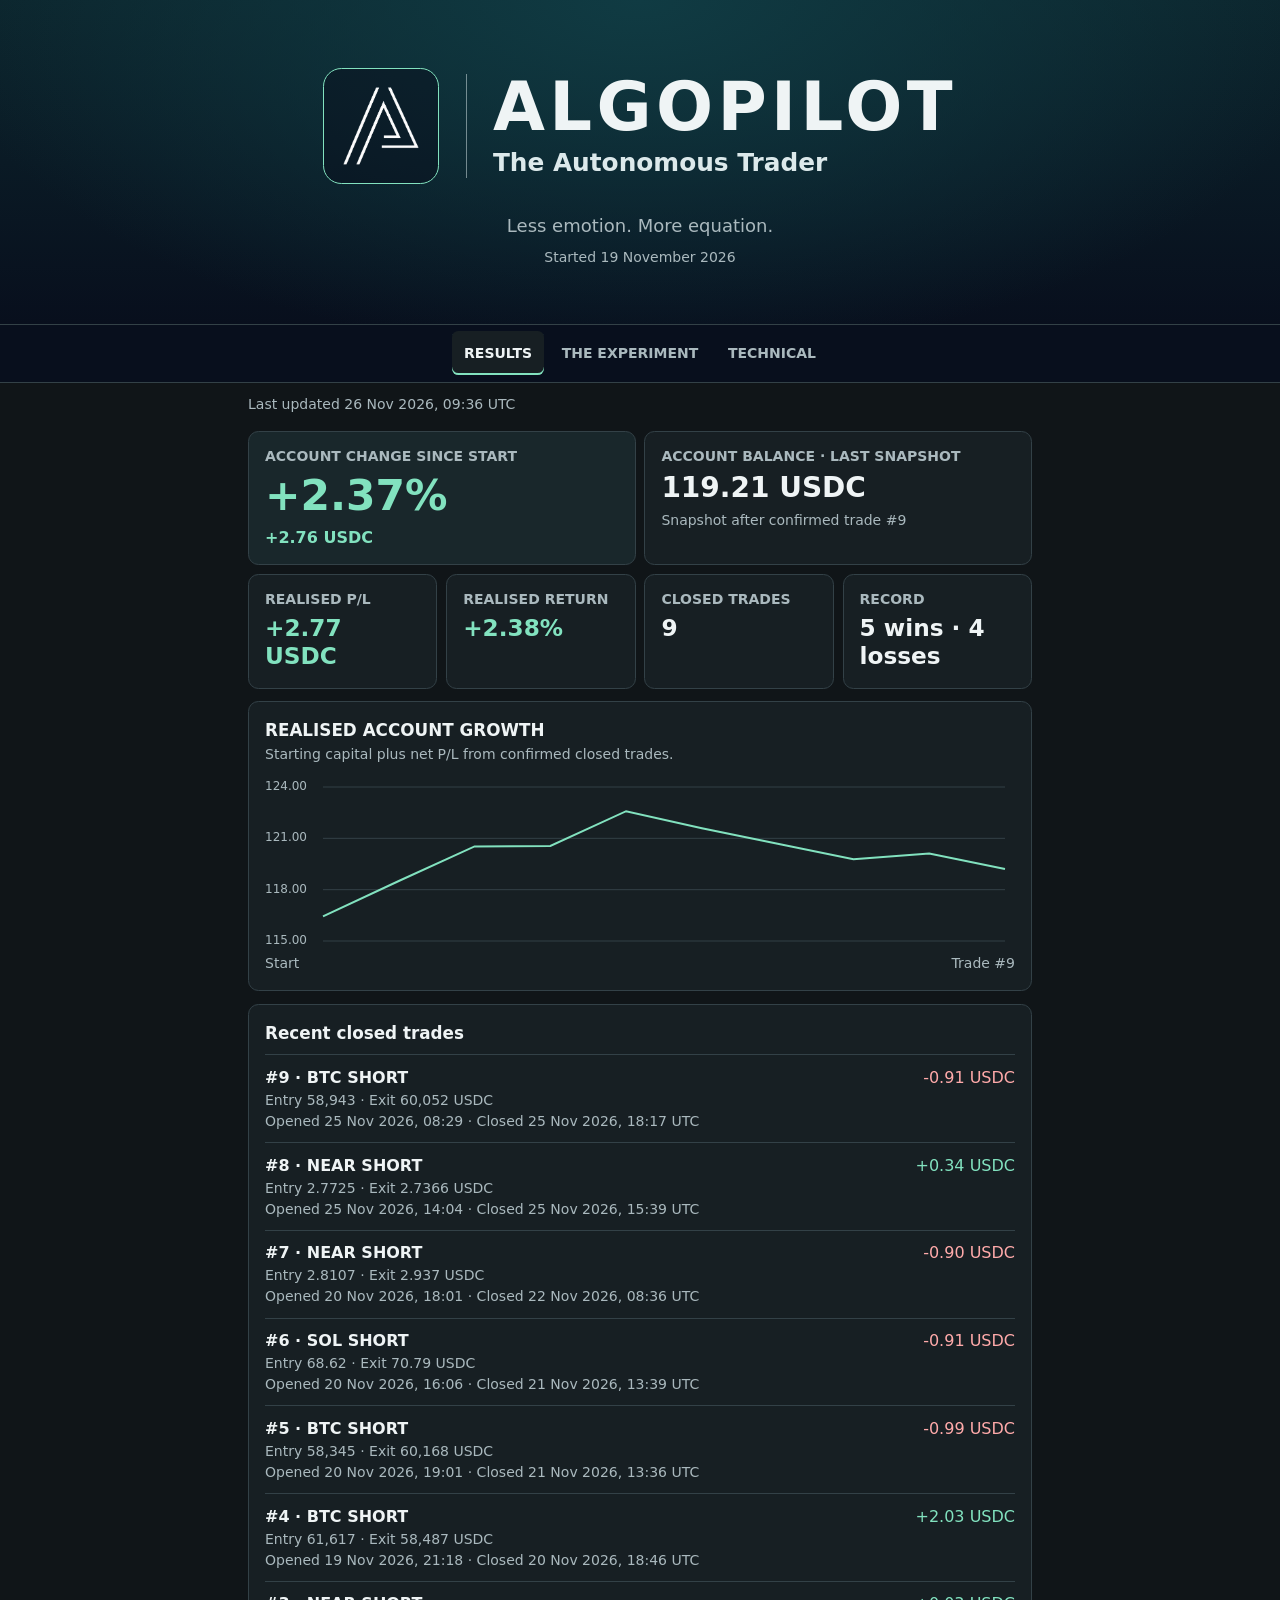
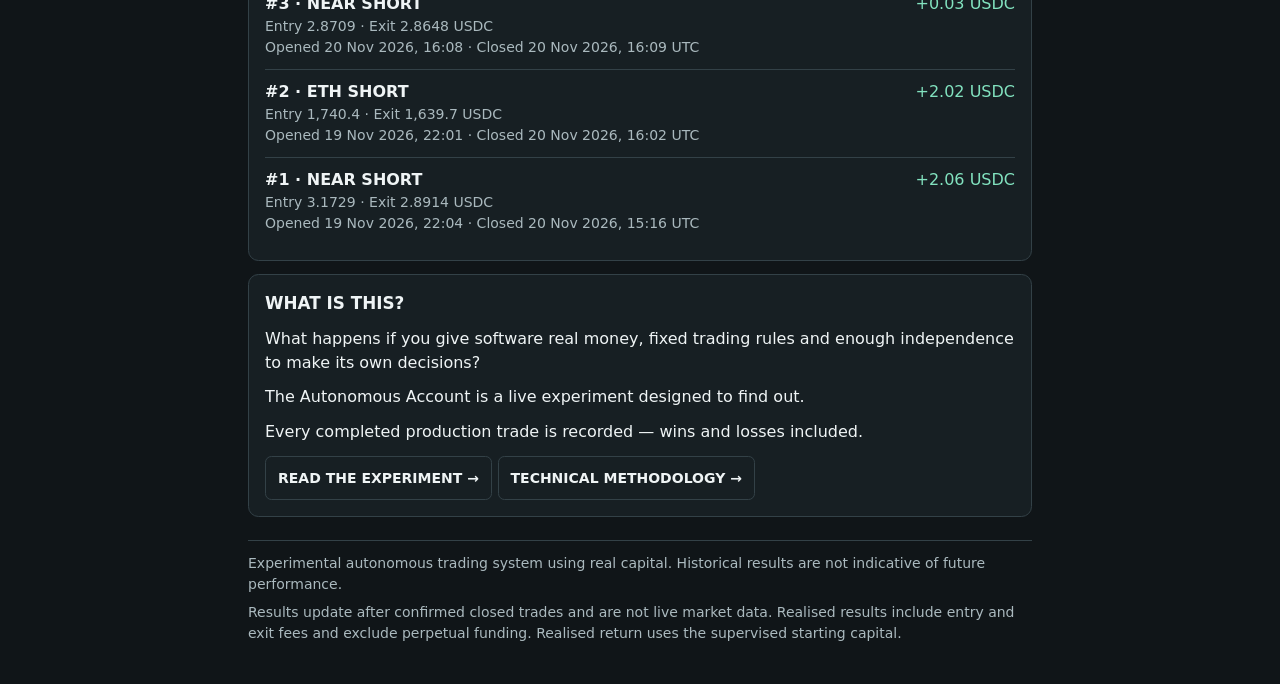
<file: index.html>
<!doctype html>
<html lang="en">
<head>
    <meta charset="utf-8">
    <meta name="viewport" content="width=device-width, initial-scale=1">
    <meta name="color-scheme" content="dark">
    <meta http-equiv="Content-Security-Policy" content="default-src 'none'; script-src 'self'; style-src 'self'; img-src 'self'; connect-src 'self'; base-uri 'none'; form-action 'none'">
    <title>AlgoPilot · The Autonomous Trader</title>
    <link rel="stylesheet" href="style.css">
    <script defer src="results.js"></script>
</head>
<body>
<header class="home-hero">
    <div class="hero-brand">
        <div class="hero-badge">
            <img src="assets/algopilot-mark.png" width="446" height="463" alt="">
        </div>
        <div class="hero-title">
            <h1>ALGOPILOT</h1>
            <p class="hero-subtitle">The Autonomous Trader</p>
        </div>
    </div>
    <p class="hero-tagline">Less emotion. More equation.</p>
    <p class="started">Started <time datetime="2026-11-19">19 November 2026</time></p>
</header>
<nav class="site-nav home-nav" aria-label="Main navigation">
    <a href="index.html" aria-current="page">Results</a>
    <a href="experiment.html">The experiment</a>
    <a href="technical.html">Technical</a>
</nav>
<main class="home-results">
    <p id="update" class="update" role="status">Loading published results…</p>

    <section class="metrics" aria-label="Performance">
        <div class="metric primary headline"><h2>ACCOUNT CHANGE SINCE START</h2><strong id="change-pct">—</strong><span id="change">—</span></div>
        <div class="metric primary"><h2>ACCOUNT BALANCE · LAST SNAPSHOT</h2><strong id="balance">—</strong><small id="balance-note">Published snapshot</small></div>
        <div class="metric"><h2>Realised P/L</h2><strong id="realised">—</strong></div>
        <div class="metric"><h2>Realised return</h2><strong id="return">—</strong></div>
        <div class="metric"><h2>Closed trades</h2><strong id="count">—</strong></div>
        <div class="metric"><h2>Record</h2><strong id="outcomes">—</strong></div>
    </section>

    <section class="panel" aria-labelledby="curve-title">
        <h2 id="curve-title">REALISED ACCOUNT GROWTH</h2>
        <p class="secondary">Starting capital plus net P/L from confirmed closed trades.</p>
        <canvas id="curve" role="img" aria-label="Realised equity by closed trade"></canvas>
        <p class="chart-axis"><span>Start</span><span id="chart-end">Closed trades</span></p>
    </section>

    <section class="panel" aria-labelledby="trades-title">
        <h2 id="trades-title">Recent closed trades</h2>
        <ul id="trades" class="trades"></ul>
    </section>

    <section class="panel overview" aria-labelledby="overview-title">
        <h2 id="overview-title">WHAT IS THIS?</h2>
        <p>What happens if you give software real money, fixed trading rules and enough independence to make its own decisions?</p>
        <p>The Autonomous Account is a live experiment designed to find out.</p>
        <p>Every completed production trade is recorded — wins and losses included.</p>
        <div class="overview-links">
            <a href="experiment.html">Read the experiment <span aria-hidden="true">→</span></a>
            <a href="technical.html">Technical methodology <span aria-hidden="true">→</span></a>
        </div>
    </section>

    <footer>
        <p>Experimental autonomous trading system using real capital. Historical results are not indicative of future performance.</p>
        <p>Results update after confirmed closed trades and are not live market data. Realised results include entry and exit fees and exclude perpetual funding. Realised return uses the supervised starting capital.</p>
    </footer>
</main>
</body>
</html>
</file>
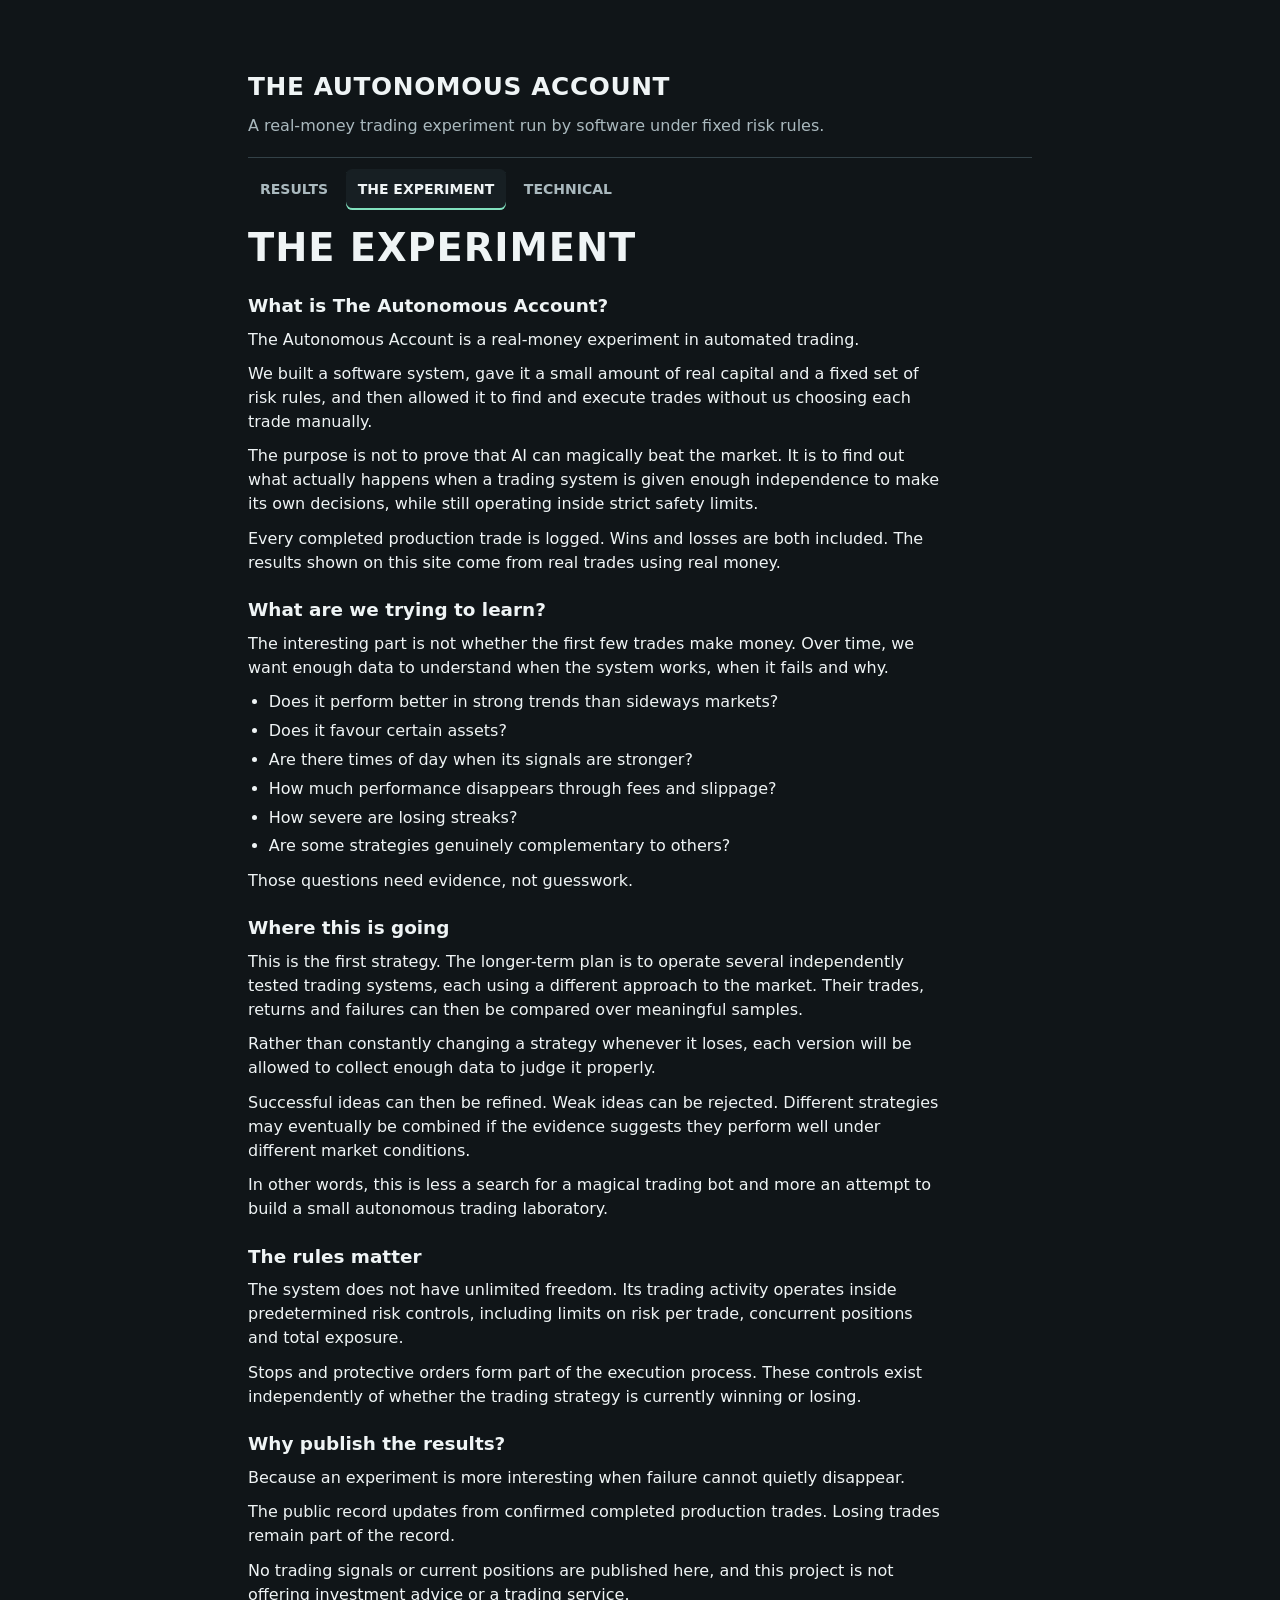
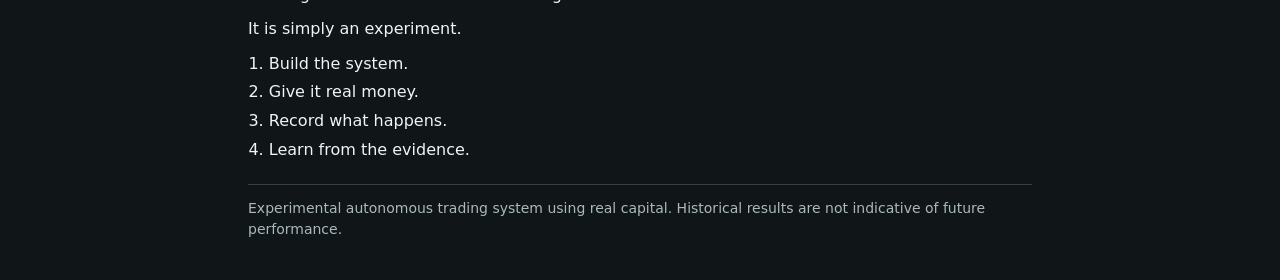
<file: experiment.html>
<!doctype html>
<html lang="en">
<head>
    <meta charset="utf-8">
    <meta name="viewport" content="width=device-width, initial-scale=1">
    <meta name="color-scheme" content="dark">
    <meta http-equiv="Content-Security-Policy" content="default-src 'none'; style-src 'self'; base-uri 'none'; form-action 'none'">
    <title>The Experiment · The Autonomous Account</title>
    <link rel="stylesheet" href="style.css">
</head>
<body>
<main>
    <header>
        <p class="site-title">THE AUTONOMOUS ACCOUNT</p>
        <p>A real-money trading experiment run by software under fixed risk rules.</p>
    </header>
    <nav class="site-nav" aria-label="Main navigation">
        <a href="index.html">Results</a>
        <a href="experiment.html" aria-current="page">The experiment</a>
        <a href="technical.html">Technical</a>
    </nav>

    <article class="reading">
        <h1>THE EXPERIMENT</h1>
        <section>
            <h2>What is The Autonomous Account?</h2>
            <p>The Autonomous Account is a real-money experiment in automated trading.</p>
            <p>We built a software system, gave it a small amount of real capital and a fixed set of risk rules, and then allowed it to find and execute trades without us choosing each trade manually.</p>
            <p>The purpose is not to prove that AI can magically beat the market. It is to find out what actually happens when a trading system is given enough independence to make its own decisions, while still operating inside strict safety limits.</p>
            <p>Every completed production trade is logged. Wins and losses are both included. The results shown on this site come from real trades using real money.</p>
        </section>

        <section>
            <h2>What are we trying to learn?</h2>
            <p>The interesting part is not whether the first few trades make money. Over time, we want enough data to understand when the system works, when it fails and why.</p>
            <ul>
                <li>Does it perform better in strong trends than sideways markets?</li>
                <li>Does it favour certain assets?</li>
                <li>Are there times of day when its signals are stronger?</li>
                <li>How much performance disappears through fees and slippage?</li>
                <li>How severe are losing streaks?</li>
                <li>Are some strategies genuinely complementary to others?</li>
            </ul>
            <p>Those questions need evidence, not guesswork.</p>
        </section>

        <section>
            <h2>Where this is going</h2>
            <p>This is the first strategy. The longer-term plan is to operate several independently tested trading systems, each using a different approach to the market. Their trades, returns and failures can then be compared over meaningful samples.</p>
            <p>Rather than constantly changing a strategy whenever it loses, each version will be allowed to collect enough data to judge it properly.</p>
            <p>Successful ideas can then be refined. Weak ideas can be rejected. Different strategies may eventually be combined if the evidence suggests they perform well under different market conditions.</p>
            <p>In other words, this is less a search for a magical trading bot and more an attempt to build a small autonomous trading laboratory.</p>
        </section>

        <section>
            <h2>The rules matter</h2>
            <p>The system does not have unlimited freedom. Its trading activity operates inside predetermined risk controls, including limits on risk per trade, concurrent positions and total exposure.</p>
            <p>Stops and protective orders form part of the execution process. These controls exist independently of whether the trading strategy is currently winning or losing.</p>
        </section>

        <section>
            <h2>Why publish the results?</h2>
            <p>Because an experiment is more interesting when failure cannot quietly disappear.</p>
            <p>The public record updates from confirmed completed production trades. Losing trades remain part of the record.</p>
            <p>No trading signals or current positions are published here, and this project is not offering investment advice or a trading service.</p>
            <p>It is simply an experiment.</p>
            <ol>
                <li>Build the system.</li>
                <li>Give it real money.</li>
                <li>Record what happens.</li>
                <li>Learn from the evidence.</li>
            </ol>
        </section>
    </article>

    <footer><p>Experimental autonomous trading system using real capital. Historical results are not indicative of future performance.</p></footer>
</main>
</body>
</html>
</file>
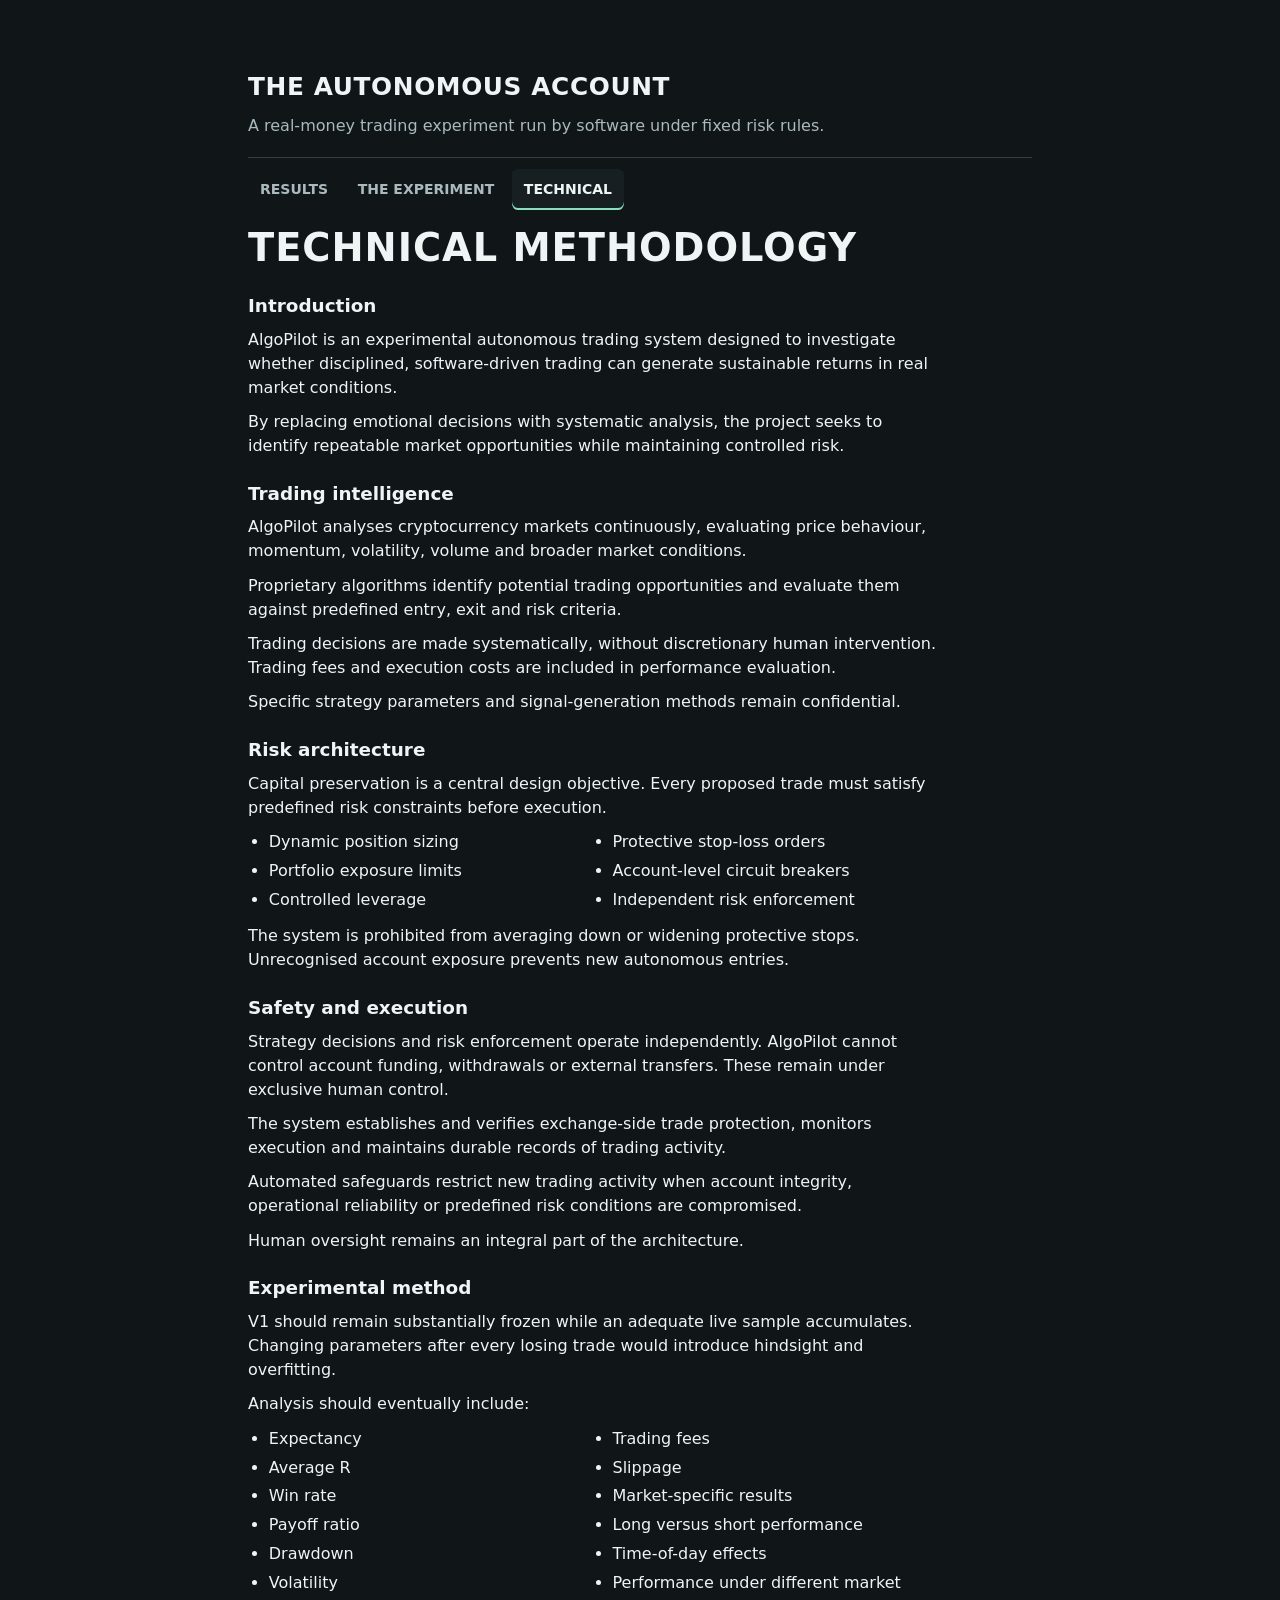
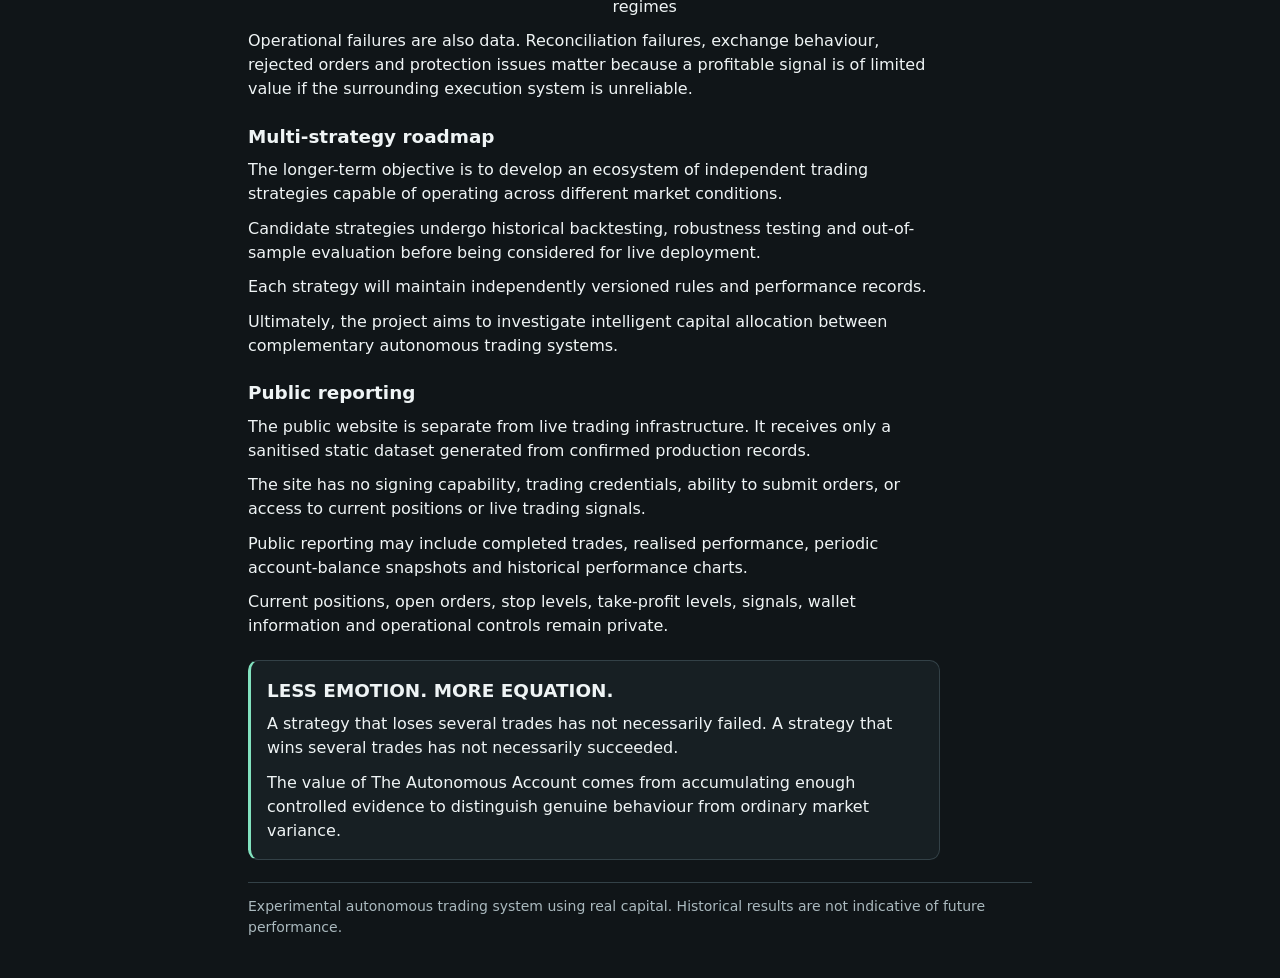
<file: technical.html>
<!doctype html>
<html lang="en">
<head>
    <meta charset="utf-8">
    <meta name="viewport" content="width=device-width, initial-scale=1">
    <meta name="color-scheme" content="dark">
    <meta http-equiv="Content-Security-Policy" content="default-src 'none'; style-src 'self'; base-uri 'none'; form-action 'none'">
    <title>Technical Methodology · The Autonomous Account</title>
    <link rel="stylesheet" href="style.css">
</head>
<body>
<main>
    <header>
        <p class="site-title">THE AUTONOMOUS ACCOUNT</p>
        <p>A real-money trading experiment run by software under fixed risk rules.</p>
    </header>
    <nav class="site-nav" aria-label="Main navigation">
        <a href="index.html">Results</a>
        <a href="experiment.html">The experiment</a>
        <a href="technical.html" aria-current="page">Technical</a>
    </nav>

    <article class="reading">
        <h1>TECHNICAL METHODOLOGY</h1>
        <section>
            <h2>Introduction</h2>
        <p>AlgoPilot is an experimental autonomous trading system designed to investigate whether disciplined, software-driven trading can generate sustainable returns in real market conditions.</p>
        <p>By replacing emotional decisions with systematic analysis, the project seeks to identify repeatable market opportunities while maintaining controlled risk.</p>

        </section>

        <section>
            <h2>Trading intelligence</h2>
        <p>AlgoPilot analyses cryptocurrency markets continuously, evaluating price behaviour, momentum, volatility, volume and broader market conditions.</p>
        <p>Proprietary algorithms identify potential trading opportunities and evaluate them against predefined entry, exit and risk criteria.</p>
        <p>Trading decisions are made systematically, without discretionary human intervention. Trading fees and execution costs are included in performance evaluation.</p>
        <p>Specific strategy parameters and signal-generation methods remain confidential.</p>

        </section>

        <section>
            <h2>Risk architecture</h2>
        <p>Capital preservation is a central design objective. Every proposed trade must satisfy predefined risk constraints before execution.</p>
        <ul class="research-list">
            <li>Dynamic position sizing</li>
            <li>Portfolio exposure limits</li>
            <li>Controlled leverage</li>
            <li>Protective stop-loss orders</li>
            <li>Account-level circuit breakers</li>
            <li>Independent risk enforcement</li>
        </ul>
        <p>The system is prohibited from averaging down or widening protective stops. Unrecognised account exposure prevents new autonomous entries.</p>

        </section>

        <section>
            <h2>Safety and execution</h2>
        <p>Strategy decisions and risk enforcement operate independently. AlgoPilot cannot control account funding, withdrawals or external transfers. These remain under exclusive human control.</p>
        <p>The system establishes and verifies exchange-side trade protection, monitors execution and maintains durable records of trading activity.</p>
        <p>Automated safeguards restrict new trading activity when account integrity, operational reliability or predefined risk conditions are compromised.</p>
        <p>Human oversight remains an integral part of the architecture.</p>

        </section>

        <section>
            <h2>Experimental method</h2>
            <p>V1 should remain substantially frozen while an adequate live sample accumulates. Changing parameters after every losing trade would introduce hindsight and overfitting.</p>
            <p>Analysis should eventually include:</p>
            <ul class="research-list">
                <li>Expectancy</li><li>Average R</li><li>Win rate</li><li>Payoff ratio</li>
                <li>Drawdown</li><li>Volatility</li><li>Trading fees</li><li>Slippage</li>
                <li>Market-specific results</li><li>Long versus short performance</li>
                <li>Time-of-day effects</li><li>Performance under different market regimes</li>
            </ul>
            <p>Operational failures are also data. Reconciliation failures, exchange behaviour, rejected orders and protection issues matter because a profitable signal is of limited value if the surrounding execution system is unreliable.</p>
        </section>

        <section>
            <h2>Multi-strategy roadmap</h2>
        <p>The longer-term objective is to develop an ecosystem of independent trading strategies capable of operating across different market conditions.</p>
        <p>Candidate strategies undergo historical backtesting, robustness testing and out-of-sample evaluation before being considered for live deployment.</p>
        <p>Each strategy will maintain independently versioned rules and performance records.</p>
        <p>Ultimately, the project aims to investigate intelligent capital allocation between complementary autonomous trading systems.</p>

        </section>

        <section>
            <h2>Public reporting</h2>
            <p>The public website is separate from live trading infrastructure. It receives only a sanitised static dataset generated from confirmed production records.</p>
            <p>The site has no signing capability, trading credentials, ability to submit orders, or access to current positions or live trading signals.</p>
            <p>Public reporting may include completed trades, realised performance, periodic account-balance snapshots and historical performance charts.</p>
            <p>Current positions, open orders, stop levels, take-profit levels, signals, wallet information and operational controls remain private.</p>
        </section>

        <section class="panel principle" aria-labelledby="principle-title">
            <h2 id="principle-title">LESS EMOTION. MORE EQUATION.</h2>
            <p>A strategy that loses several trades has not necessarily failed. A strategy that wins several trades has not necessarily succeeded.</p>
            <p>The value of The Autonomous Account comes from accumulating enough controlled evidence to distinguish genuine behaviour from ordinary market variance.</p>
        </section>
    </article>

    <footer><p>Experimental autonomous trading system using real capital. Historical results are not indicative of future performance.</p></footer>
</main>
</body>
</html>
</file>
<file: style.css>
:root {
    color-scheme: dark;
    font: 16px/1.5 system-ui, sans-serif;
    background: #101518;
    color: #eff4f5;
    --panel: #171f23;
    --line: #334147;
    --muted: #aab9be;
    --positive: #82e2bf;
    --negative: #ffaaaa;
}
* { box-sizing: border-box; }
body { margin: 0; }
main { max-width: 54rem; margin: auto; padding: clamp(1rem, 4vw, 2.5rem); }
header { border-bottom: 1px solid var(--line); padding: 1.2rem 0; }
h1, h2, p { margin: 0; }
h1 { font-size: clamp(1.45rem, 5vw, 2.4rem); line-height: 1.15; letter-spacing: .025em; }
header p { margin-top: .55rem; color: var(--muted); }
header .started { font-size: .875rem; }
.update, .secondary, small, .chart-axis, footer { color: var(--muted); font-size: .875rem; }
.update { margin: .7rem 0 1rem; }
.metrics { display: grid; grid-template-columns: repeat(2, minmax(0, 1fr)); gap: .55rem; }
.metric, .panel { background: var(--panel); border: 1px solid var(--line); border-radius: .65rem; }
.metric { padding: .7rem .8rem; }
.metric h2 { font-size: .875rem; font-weight: 600; color: var(--muted); text-transform: uppercase; }
.metric strong { display: block; font-size: clamp(1.05rem, 4.2vw, 1.45rem); line-height: 1.2; margin: .23rem 0; }
.primary { grid-column: 1 / -1; }
.primary strong { font-size: clamp(1.35rem, 5vw, 1.75rem); }
.headline { background: #19272b; }
.headline strong { font-size: clamp(1.9rem, 7vw, 2.65rem); }
.headline span { font-weight: 600; font-variant-numeric: tabular-nums; }
.positive { color: var(--positive); }
.negative { color: var(--negative); }
.panel { margin-top: .8rem; padding: 1rem; }
.panel h2 { font-size: 1.05rem; }
canvas { display: block; width: 100%; height: 11rem; margin-top: .8rem; }
.chart-axis, .trade-title { display: flex; justify-content: space-between; gap: .5rem; }
.trades { list-style: none; margin: .5rem 0 0; padding: 0; }
.trades li { border-top: 1px solid var(--line); padding: .65rem 0; }
.trades small { display: block; }
.trade-title, .metric strong { font-variant-numeric: tabular-nums; }
footer { border-top: 1px solid var(--line); margin-top: 1.4rem; padding-top: .8rem; }
footer p + p { margin-top: .45rem; }
@media (min-width: 40rem) {
    .metrics { grid-template-columns: repeat(4, minmax(0, 1fr)); }
    .primary { grid-column: span 2; }
    .metric { padding: .9rem 1rem; }
}

.site-title { color: inherit; font-size: clamp(1.15rem, 4vw, 1.55rem); font-weight: 700; letter-spacing: .025em; }
.site-nav, .overview-links { display: flex; flex-wrap: wrap; gap: .35rem; }
.site-nav { margin: .65rem 0 1rem; }
.site-nav a, .overview-links a {
    border-radius: .4rem;
    color: var(--muted);
    font-size: .875rem;
    font-weight: 650;
    padding: .65rem .75rem;
    text-decoration: none;
    text-transform: uppercase;
}
.site-nav a[aria-current="page"], .site-nav a:hover, .overview-links a:hover {
    background: var(--panel);
    color: inherit;
}
.site-nav a[aria-current="page"] { box-shadow: inset 0 -2px var(--positive); }

.home-hero {
    display: grid;
    justify-items: center;
    text-align: center;
    padding: clamp(2rem, 5.5vw, 4.25rem) 1rem clamp(1.75rem, 4.5vw, 3.5rem);
    background: radial-gradient(ellipse at 50% 0%, #103b43, transparent 78%),
        linear-gradient(180deg, #0c252d, #080f1d);
}
.hero-brand {
    display: flex;
    align-items: center;
    justify-content: center;
    gap: clamp(.7rem, 2.5vw, 1.65rem);
    width: min(100%, 49rem);
}
.hero-badge {
    display: grid;
    flex: none;
    place-items: center;
    width: clamp(3rem, 13vw, 7.25rem);
    aspect-ratio: 1;
    border: 1px solid var(--positive);
    border-radius: clamp(.55rem, 2vw, 1.15rem);
    background: #080f1d80;
}
.hero-badge img {
    display: block;
    width: 66%;
    height: auto;
}
.hero-title {
    min-width: 0;
    padding-inline-start: clamp(.7rem, 2.5vw, 1.65rem);
    border-inline-start: 1px solid #dce9eb80;
    text-align: start;
}
.hero-title h1 {
    font-size: clamp(1.375rem, 6.25vw, 4.2rem);
    line-height: 1;
    letter-spacing: .065em;
    overflow-wrap: anywhere;
}
.home-hero .hero-subtitle {
    margin-top: .45rem;
    color: #dce9eb;
    font-size: clamp(.9375rem, 2.7vw, 1.55rem);
    font-weight: 600;
    line-height: 1.2;
}
.home-hero .hero-tagline {
    margin-top: clamp(1rem, 3vw, 1.75rem);
    font-size: clamp(.9375rem, 2.2vw, 1.125rem);
}
.home-hero .started { margin-top: .5rem; font-size: .875rem; }
.site-nav.home-nav {
    justify-content: center;
    margin: 0;
    padding: .4rem .25rem;
    background: #080f1d;
    border-bottom: 1px solid var(--line);
}
.home-nav a {
    display: grid;
    align-items: center;
    min-height: 44px;
    padding-inline: clamp(.45rem, 2vw, .75rem);
    font-size: clamp(.75rem, 2.7vw, .875rem);
}
.home-results { padding-top: 0; }

a:focus-visible { outline: 2px solid var(--positive); outline-offset: 2px; }
.overview p, .reading p + p { margin-top: .65rem; }
.overview-links { margin-top: .8rem; }
.overview-links a { border: 1px solid var(--line); color: inherit; }
.reading { max-width: 68ch; }
.reading section { margin-top: 1.35rem; }
.reading h2 { font-size: 1.15rem; margin-bottom: .5rem; }
.reading ul, .reading ol { margin: .65rem 0; padding-left: 1.3rem; }
.reading li + li { margin-top: .3rem; }
.parameters { margin: .65rem 0; }
.parameters > div { border-top: 1px solid var(--line); padding: .45rem 0; }
.parameters dt { color: var(--muted); }
.parameters dd { margin: 0; font-weight: 600; }
.principle { border-inline-start: 3px solid var(--positive); }
@media (min-width: 40rem) {
    .parameters > div { display: grid; grid-template-columns: 1fr 1fr; gap: .7rem; }
    .research-list { columns: 2; }
    .research-list li { break-inside: avoid; }
}
</file>
